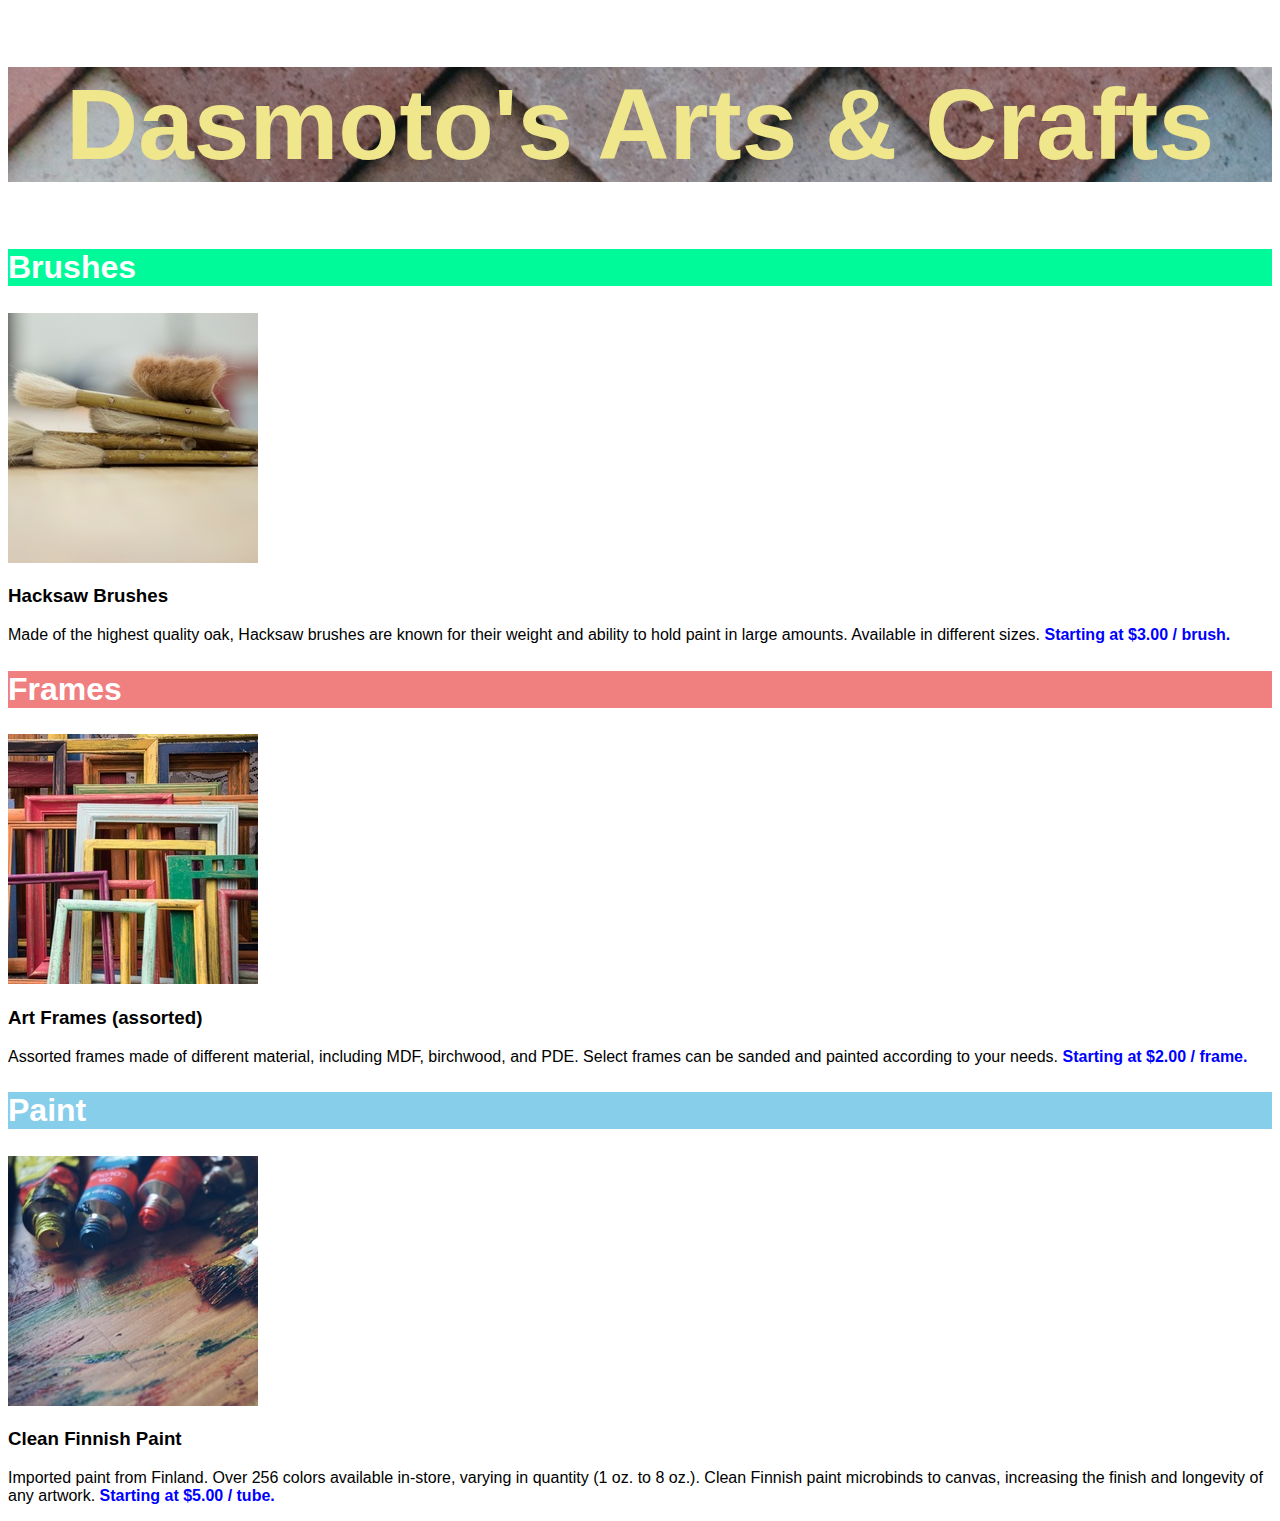
<file: codecademy/projects/Dasmoto/index.html>
<!DOCTYPE html>
<html lang="en">
<head>
    <meta charset="UTF-8" />
    <meta name="viewport" content="width=device-width, initial-scale=1.0" />
    <title>Dasmoto's Arts & Crafts</title>
    <link rel="stylesheet" href="css/styles.css">
</head>
<body>
    <header>
        <h1>Dasmoto's Arts & Crafts</h1>
    </header>
    <main>
        <section>
            <h2 id="brushes">Brushes</h2>
            <img src="images/hacksaw.jpg" alt="Hacksaw Brushes">
            <h3>Hacksaw Brushes</h3>
            <p>Made of the highest quality oak, Hacksaw brushes are known for their weight and ability to hold paint in large amounts. Available in different sizes. <b>Starting at $3.00 / brush.</b></p>
        </section>
        <section>
            <h2 id="frames">Frames</h2>
            <img src="images/frames.jpg" alt="Art Frames">
            <h3>Art Frames (assorted)</h3>
            <p>Assorted frames made of different material, including MDF, birchwood, and PDE. Select frames can be sanded and painted according to your needs. <b>Starting at $2.00 / frame.</b></p>
        </section>
        <section>
            <h2 id="paint">Paint</h2>
            <img src="images/finnish.jpg" alt="Finnish Paint">
            <h3>Clean Finnish Paint</h3>
            <p>Imported paint from Finland. Over 256 colors available in-store, varying in quantity (1 oz. to 8 oz.). Clean Finnish paint microbinds to canvas, increasing the finish and longevity of any artwork. <b>Starting at $5.00 / tube.</b></p>
        </section>
    </main>
</body>
</html>
</file>
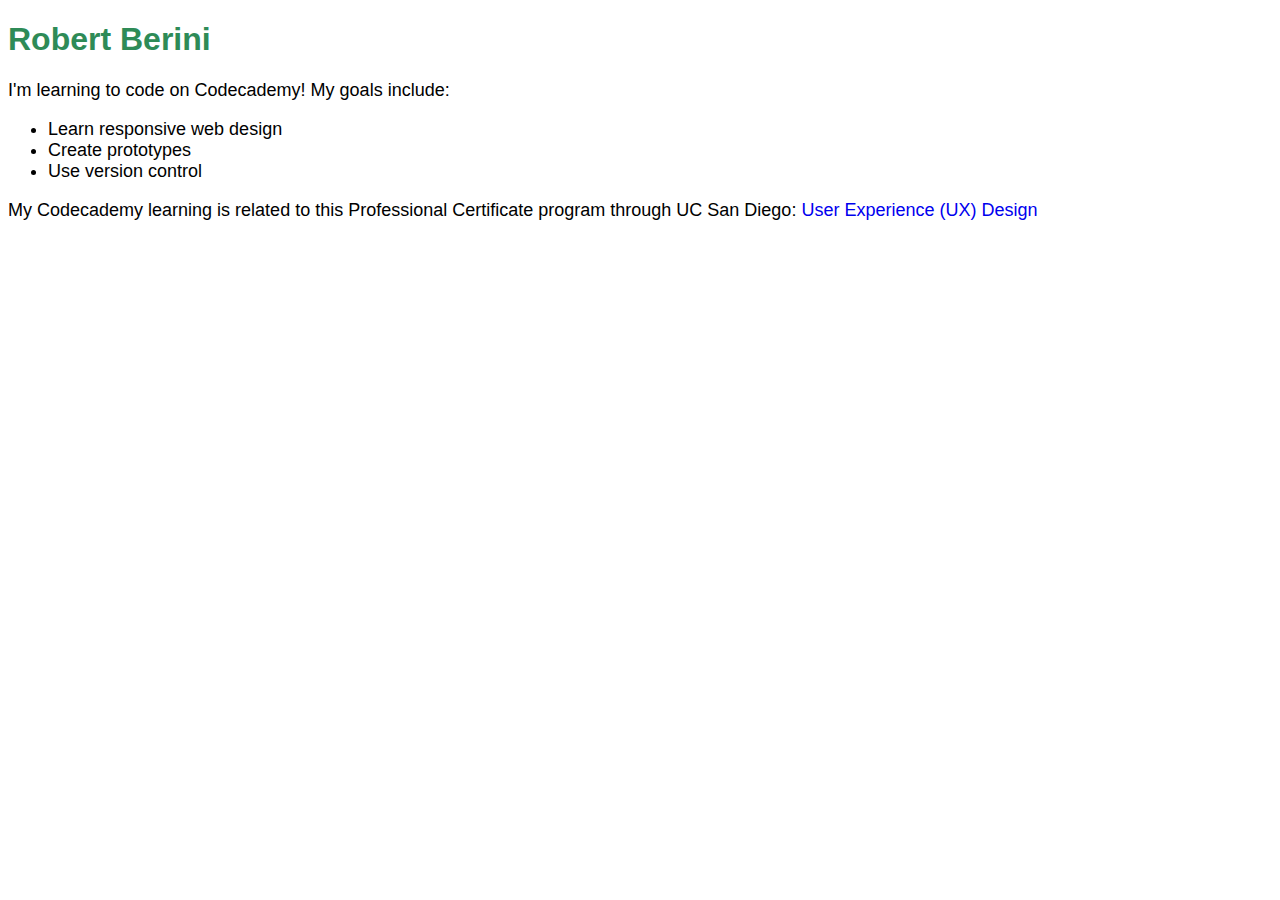
<file: codecademy/projects/DevProject/index.html>
<!DOCTYPE html>
<html>

<head>
    <title>First Local Project</title>
    <link href="./resources/css/index.css" type="text/css" rel="stylesheet">
</head>

<body>
    <h1>Robert Berini</h1>
    <p>I'm learning to code on Codecademy! My goals include:</p>
    <ul>
        <li>Learn responsive web design</li>
        <li>Create prototypes</li>
        <li>Use version control</li>
    </ul>
    <p>My Codecademy learning is related to this Professional Certificate program through UC San Diego: <a href="https://extendedstudies.ucsd.edu/certificates/user-experience-(ux)-design" target="_blank">User Experience (UX) Design</a></p>

</body>

</html>
</file>
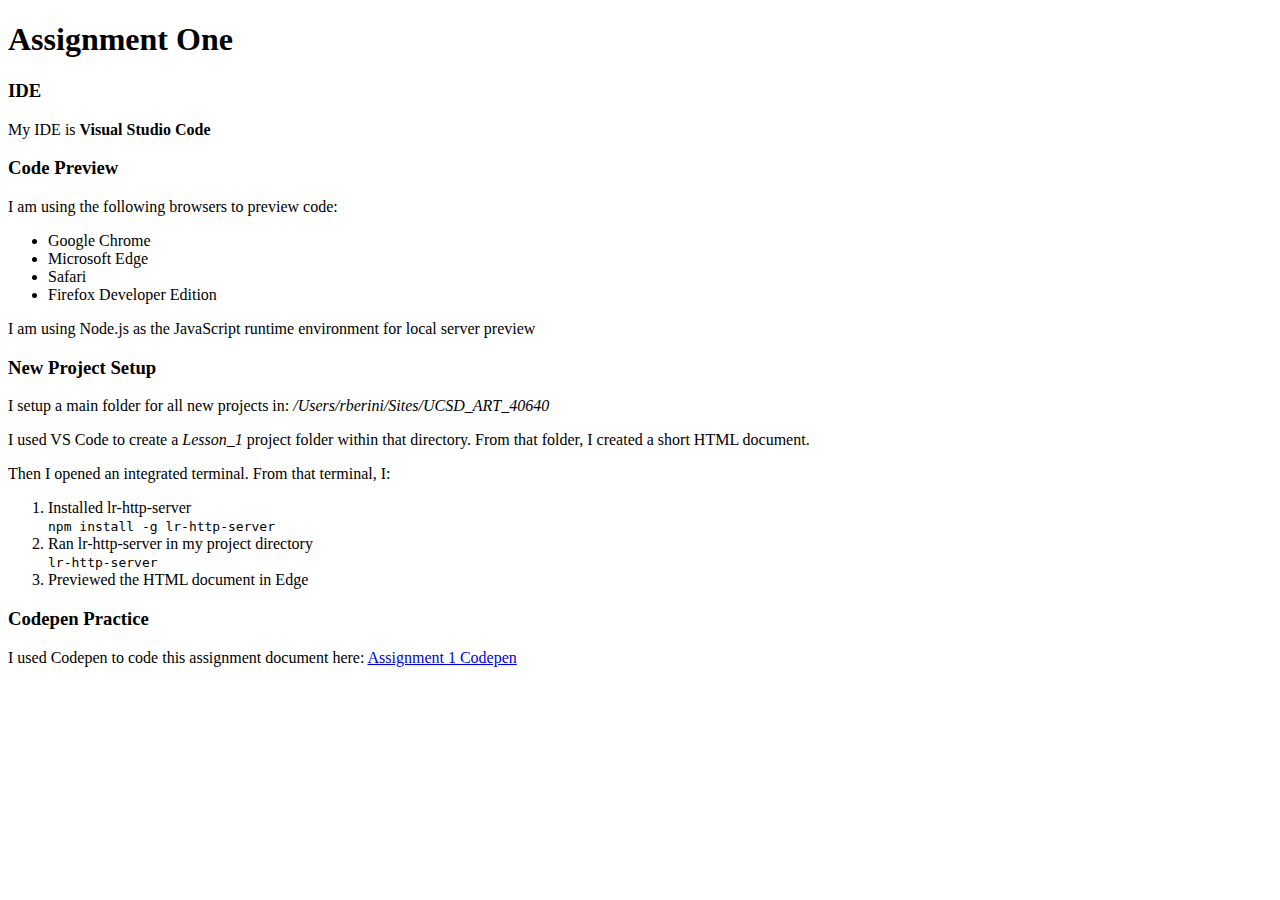
<file: Lesson_1/assignment_one.html>
<!DOCTYPE html>
<html lang="en">
<head>
    <meta charset="UTF-8">
    <meta name="viewport" content="width=device-width, initial-scale=1.0">
    <title>title</title>
</head>
<body>
    <main>
        <h1>Assignment One</h1>
        <h3>IDE</h3>
        <p>My IDE is <b>Visual Studio Code</b></p>
        <h3>Code Preview</h3>
        <p>I am using the following browsers to preview code:</p>
        <ul>
            <li>Google Chrome</li>
            <li>Microsoft Edge</li>
            <li>Safari</li>
            <li>Firefox Developer Edition</li>
        </ul>
        <p>I am using Node.js as the JavaScript runtime environment for local server preview</p>
        <h3>New Project Setup</h3>
        <p>I setup a main folder for all new projects in: <i>/Users/rberini/Sites/UCSD_ART_40640</i></p>
        <p>I used VS Code to create a <i>Lesson_1</i> project folder within that directory. From that folder, I created a short HTML document.
        <p>
        <p>Then I opened an integrated terminal. From that terminal, I:</p>
        <ol>
            <li>Installed lr-http-server<br>
                <code>npm install -g lr-http-server</code>
            </li>
            <li>Ran lr-http-server in my project directory<br>
                <code>lr-http-server</code>
            </li>
            <li>Previewed the HTML document in Edge</li>
        </ol>
        <h3>Codepen Practice</h3>
        <p>I used Codepen to code this assignment document here:
            <a href="https://codepen.io/rberini/pen/NPqmojx" target="_blank" rel="noopener" title="Assignment 1 Codepen">Assignment 1 Codepen</a>
        </p>
    </main>
</body>
</html>
</file>
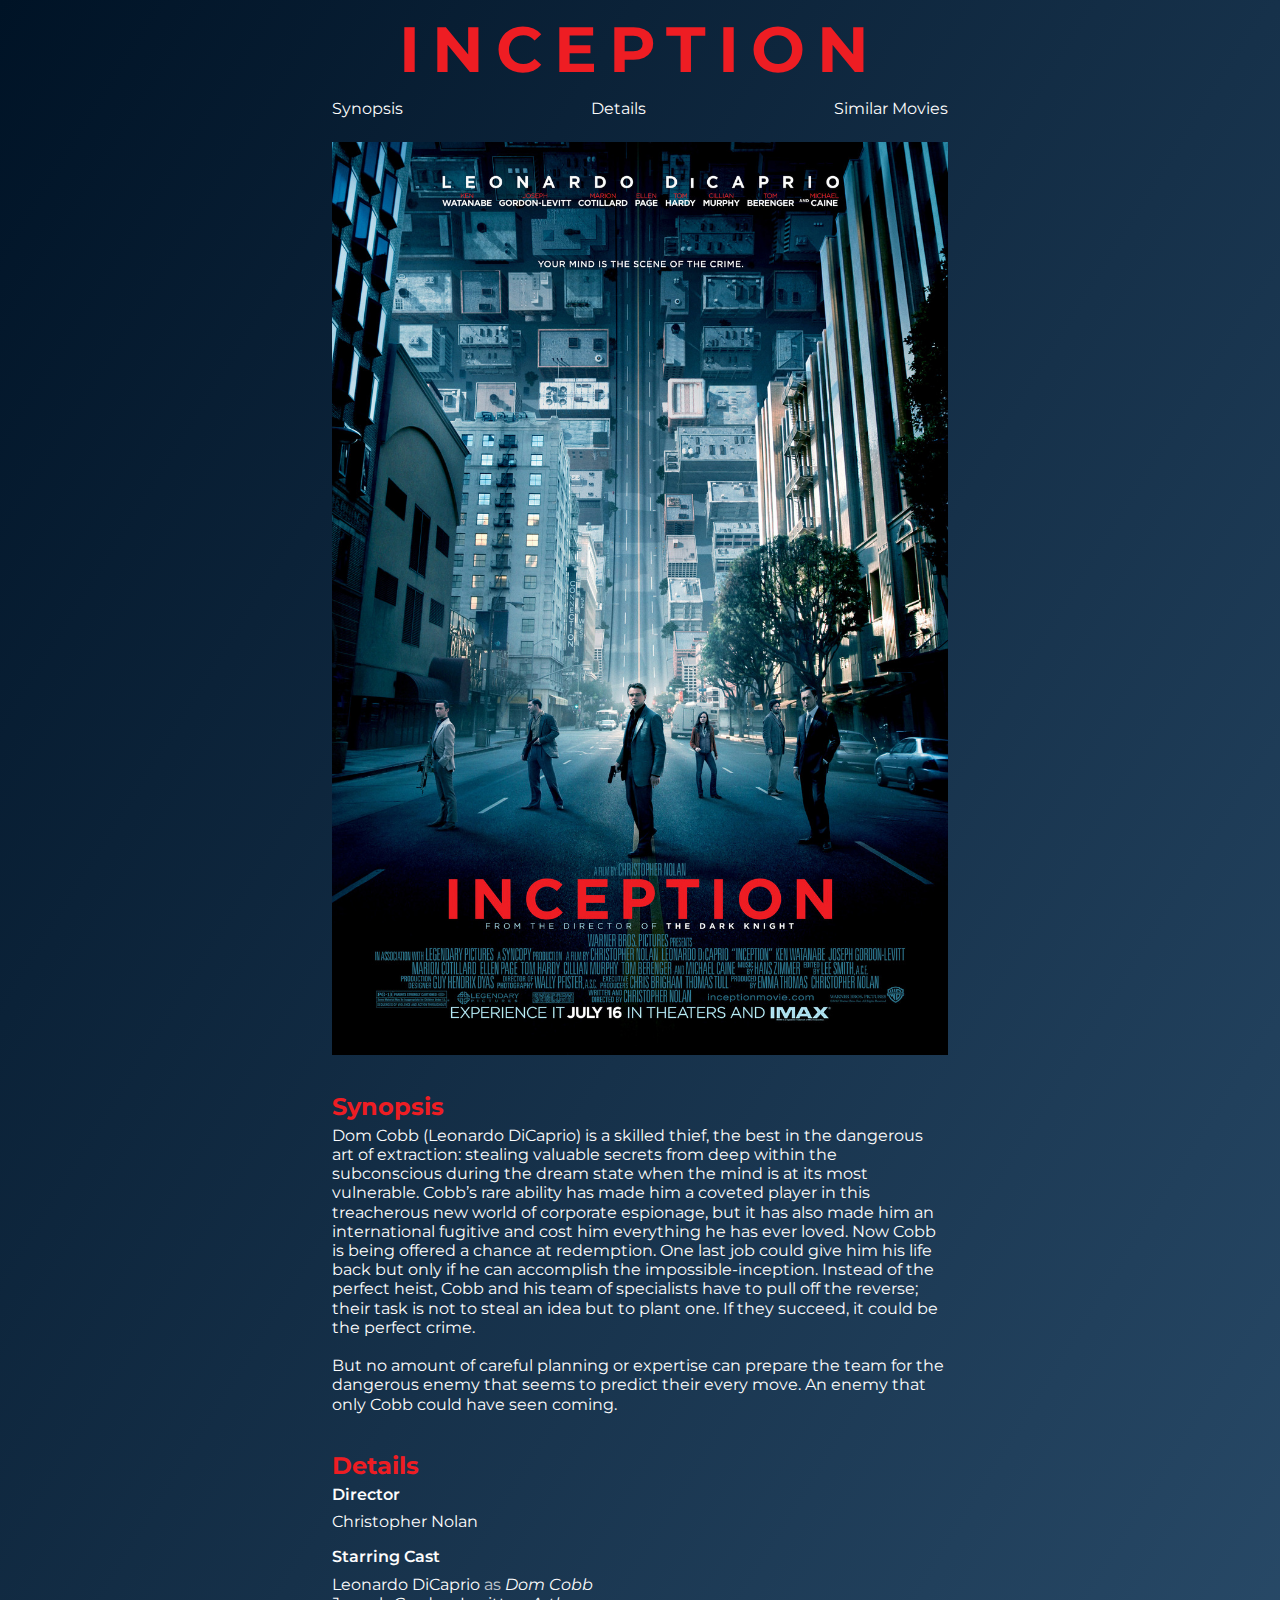
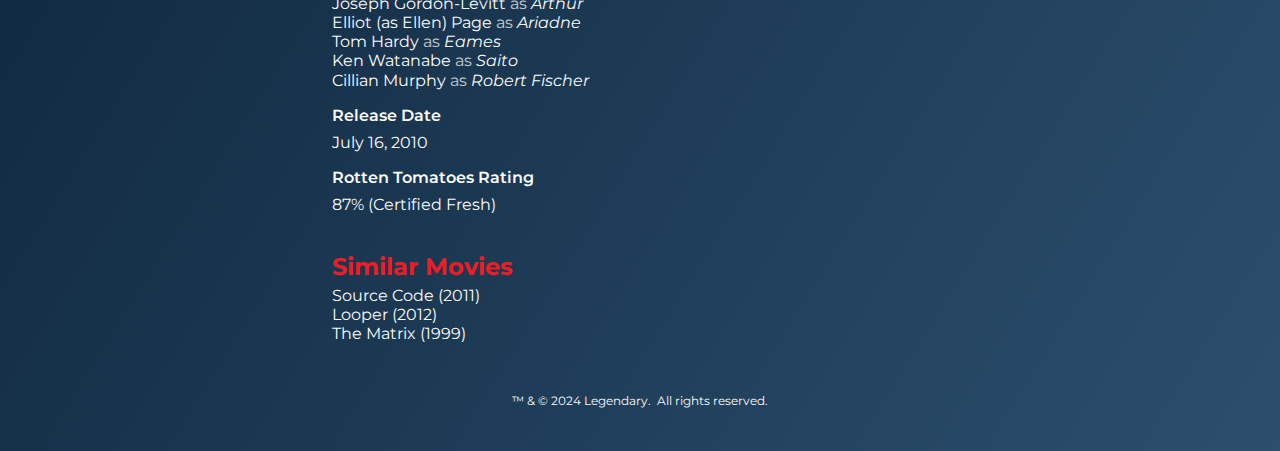
<file: Lesson_3/movie_website_project/assignment_three.html>
<!DOCTYPE html>
<html lang="en">

<head>
    <meta charset="UTF-8">
    <meta name="viewport" content="width=device-width, initial-scale=1.0">
    <title>Inception Movie Information</title>
    <link rel="preconnect" href="https://fonts.googleapis.com">
    <link rel="preconnect" href="https://fonts.gstatic.com" crossorigin>
    <link
        href="https://fonts.googleapis.com/css2?family=Montserrat:ital,wght@0,100..900;1,100..900&family=Open+Sans:ital,wght@0,300..800;1,300..800&display=swap"
        rel="stylesheet">
    <link rel="stylesheet" href="css/styles.css">
</head>

<body>
    <header>
        <h1>Inception</h1>
        <nav>
            <ul>
                <li><a href="#synopsis">Synopsis</a></li>
                <li><a href="#details">Details</a></li>
                <li><a href="#similar">Similar Movies</a></li>
            </ul>
        </nav>
    </header>

    <main>
        <section id="hero">
            <img src="images/inception_poster.jpg" alt="Inception Movie Poster" class="movie-poster">
        </section>
        <section id="synopsis">
            <h2>Synopsis</h2>
            <p>Dom Cobb (Leonardo DiCaprio) is a skilled thief, the best in the dangerous art of extraction: stealing
                valuable secrets from deep within the subconscious during the dream state when the mind is at its most
                vulnerable. Cobb’s rare ability has made him a coveted player in this treacherous new world of corporate
                espionage, but it has also made him an international fugitive and cost him everything he has ever loved.
                Now Cobb is being offered a chance at redemption. One last job could give him his life back but only if
                he can accomplish the impossible-inception. Instead of the perfect heist, Cobb and his team of
                specialists have to pull off the reverse; their task is not to steal an idea but to plant one. If they
                succeed, it could be the perfect crime.</p><br>
            <p>But no amount of careful planning or expertise can prepare the team for the dangerous enemy that seems to
                predict their every move. An enemy that only Cobb could have seen coming.</p>
        </section>

        <section id="details">
            <h2>Details</h2>
            <h3 class="director">Director</h3>
            <p>Christopher Nolan</p>
            <h3>Starring Cast</h3>
            <ul>
                <li><span class="actor">Leonardo DiCaprio</span> <span class="playing">as</span> <span
                        class="character">Dom Cobb</span></li>
                <li><span class="actor">Joseph Gordon-Levitt</span> <span class="playing">as</span> <span
                        class="character">Arthur</span></li>
                <li><span class="actor">Elliot (as Ellen) Page</span> <span class="playing">as</span> <span
                        class="character">Ariadne</span></li>
                <li><span class="actor">Tom Hardy</span> <span class="playing">as</span> <span
                        class="character">Eames</span></li>
                <li><span class="actor">Ken Watanabe</span> <span class="playing">as</span> <span
                        class="character">Saito</span></li>
                <li><span class="actor">Cillian Murphy</span> <span class="playing">as</span> <span
                        class="character">Robert Fischer</span></li>
            </ul>
            <h3>Release Date</h3>
            <p>July 16, 2010</p>
            <h3>Rotten Tomatoes Rating</h3>
            <a href="https://www.rottentomatoes.com/m/inception" target="_blank" rel="noopener">87% (Certified
                Fresh)</a>
        </section>

        <section id="similar">
            <h2>Similar Movies</h2>
            <ul>
                <li><a href="https://www.rottentomatoes.com/m/source_code" target="_blank" rel="noopener">Source
                        Code</a>&nbsp;(2011)</li>
                <li><a href="https://www.rottentomatoes.com/m/looper" target="_blank"
                        rel="noopener">Looper</a>&nbsp;(2012)</li>
                <li><a href="https://www.rottentomatoes.com/m/matrix" target="_blank" rel="noopener">The
                        Matrix</a>&nbsp;(1999)</li>
            </ul>
        </section>
    </main>

    <footer>
        <p>&trade; &amp; &copy; 2024 <a href="https://www.legendary.com/" target="_blank"
                rel="noopener">Legendary</a>.&nbsp; All rights reserved.</p>
    </footer>
</body>

</html>
</file>
<file: codecademy/projects/Dasmoto/css/styles.css>
body {
    font-family: Helvetica, Arial, sans-serif;
}

h1 {
    font-size: 100px;
    font-weight: bold;
    color: khaki;
    text-align: center;
    background-image: url(../images/pattern.jpeg);
}

h2 {
    font-size: 32px;
    font-weight: bold;
    color: white
}

b {
    color: blue;
}

#brushes {
    background-color: mediumspringgreen;
}

#frames {
    background-color: lightcoral;
}

#paint {
    background-color: skyblue;
}
</file>
<file: codecademy/projects/DevProject/resources/css/index.css>
* {
    font-family: Helvetica, Arial, sans-serif;
}

h1 {
    color: seagreen;
}

p, li {
    font-size: 18px;

}

a {
    text-decoration: none;
}
</file>
<file: Lesson_3/movie_website_project/css/styles.css>
* {
    margin: 0;
    padding: 0;
    box-sizing: border-box;
}

html {
    font-size: 100%;
    font-family: 'Montserrat', 'Open Sans', sans-serif;
    font-weight: 400;
    font-style: normal;
    font-optical-sizing: auto;
    font-variation-settings: "wdth" 100;
    color: #FCFCFC;
    line-height: 120%;
    background-color: #001326;
    background-image: linear-gradient(to bottom right, #001326 0%, #2C4F6E 100%);
    scroll-behavior: smooth;
}

body {
    width: 100%;
    margin: 0 auto;
    padding: 1.5rem;
}

header {
    text-align: center;
    margin-bottom: 1.5rem;
}

nav {
    margin: auto;
    max-width: 50%;
}

nav ul {
    display: flex;
    align-content: center;
    justify-content: space-between;
    margin-top: 1.5rem;
    margin-bottom: 1.5rem;
}

h1 {
    font-size: 4rem;
    font-weight: 700;
    color: #EE1D23;
    text-transform: uppercase;
    letter-spacing: 0.75rem;
    padding: 1rem;
}

h2 {
    font-size: 1.5rem;
    font-weight: 700;
    color: #EE1D23;
    margin-top: .625rem;
    margin-bottom: .625rem;
}

h3 {
    font-size: 1rem;
    font-weight: 600;
    padding-top: 1rem;
    margin-bottom: .5rem;
}

img {
    display: block;
    max-width: 50%;
    height: auto;
    margin: auto;
}


ul {
    list-style: none;
    padding: 0;
}

a {
    color: #FCFCFC;
    text-decoration: none;
}

a:hover {
    color: #ADE0EE;
    text-decoration: underline;
}

#synopsis,
#details,
#similar {
    display: block;
    max-width: 50%;
    height: auto;
    margin: auto;
    padding-top: 2rem;
}

.director {
    padding-top: 0;
}

.playing {
    opacity: 0.75;
}

.character {
    font-style: italic;
}

footer {
    text-align: center;
    margin-top: 2rem;
    padding: 1rem;
    font-size: 0.75rem;
    color: #FCFCFC;
}

@media screen and (max-width: 992px) {

    h1 {
        font-size: 3.5rem;
        letter-spacing: .5rem;
        padding: .75rem;
    }

}

@media screen and (max-width: 768px) {

    nav,
    img,
    #synopsis,
    #details,
    #similar {
        max-width: 80%;
    }

    h1 {
        font-size: 3rem;
        letter-spacing: .375rem;
        padding: .5rem;
    }
}

@media screen and (max-width: 480px) {

    img,
    #synopsis,
    #details,
    #similar {
        max-width: 100%;
    }

    nav {
        display: none
    }

    h1 {
        font-size: 2rem;
        letter-spacing: .25rem;
        padding: 0;
    }

}
</file>
